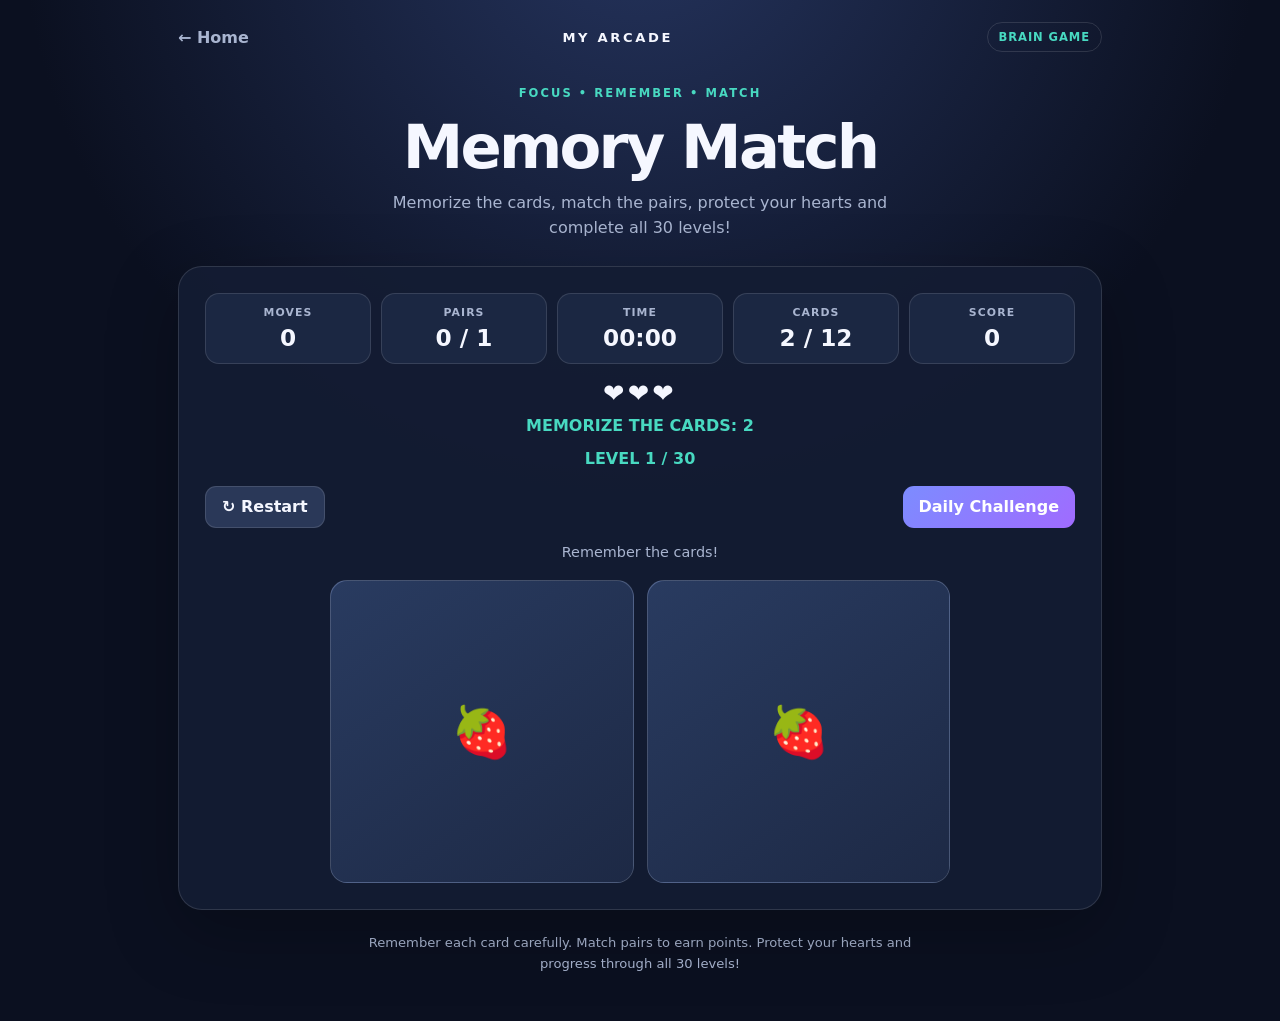
<file: games/Memory Match/index.html>
<!DOCTYPE html>
<html lang="en">
<head>
  <meta charset="UTF-8">
  <meta name="viewport" content="width=device-width, initial-scale=1.0">
  <meta name="theme-color" content="#10172a">
  <meta name="description" content="Play Memory Match, remember the cards, earn points and complete 30 levels.">
  <title>Memory Match | My Gaming Website</title>
  <link rel="stylesheet" href="style.css">
  <script src="script.js" defer></script>
</head>

<body>
  <main class="page">

    <header class="topbar">
      <a class="back-link" href="../../index.html" aria-label="Back to Game Hub">
        ← Home
      </a>

      <span class="brand">MY ARCADE</span>
      <span class="top-pill">BRAIN GAME</span>
    </header>

    <section class="intro" aria-labelledby="game-title">
      <p class="eyebrow">FOCUS • REMEMBER • MATCH</p>
      <h1 id="game-title">Memory Match</h1>
      <p class="subtitle">
        Memorize the cards, match the pairs, protect your hearts and complete all 30 levels!
      </p>
    </section>

    <section class="game-panel" aria-label="Memory Match game">

      <div class="stats" aria-live="polite">
        <div class="stat">
          <span class="stat-label">MOVES</span>
          <strong id="moves">0</strong>
        </div>

        <div class="stat">
          <span class="stat-label">PAIRS</span>
          <strong id="pairs">0 / 1</strong>
        </div>

        <div class="stat">
          <span class="stat-label">TIME</span>
          <strong id="time">00:00</strong>
        </div>

        <div class="stat">
          <span class="stat-label">CARDS</span>
          <strong id="cardCount">2 / 12</strong>
        </div>

        <div class="stat">
          <span class="stat-label">SCORE</span>
          <strong id="score">0</strong>
        </div>
      </div>

      <!-- Hearts and level indicators are managed by JavaScript. -->

      <div class="controls">
        <button id="restartButton" class="secondary-button" type="button">
          ↻ Restart
        </button>

        <button id="challengeButton" class="primary-button" type="button">
          Daily Challenge
        </button>
      </div>

      <div id="challengeInfo" class="challenge-info" hidden>
        <span id="challengeDate"></span>
        <span id="challengeStatus"></span>
      </div>

      <div id="message" class="message" role="status" aria-live="polite">
        Get ready! Memorize the cards.
      </div>

      <div id="board" class="board" aria-label="Memory cards"></div>

      <!-- Result panel: each ID appears only once. -->
      <div id="winPanel" class="win-panel" hidden>
        <div class="win-icon" aria-hidden="true">🏆</div>

        <h2 id="resultTitle">Board cleared!</h2>

        <p id="resultText">You found every pair.</p>

        <div class="result-buttons">
          <button id="backToGame" class="secondary-button" type="button">
            Restart Game
          </button>

          <button id="playAgainButton" class="primary-button" type="button">
            Play Again
          </button>

          <a class="secondary-button game-hub-button" href="../../index.html">
            Game Hub
          </a>
        </div>
      </div>

      <!-- Game-over animation -->
      <div id="boomOverlay" class="boom-overlay" hidden aria-hidden="true">
        <div class="boom-text">BOOM!</div>
        <div class="boom-emoji">💥</div>
      </div>

    </section>

    <footer class="footer">
      <p>
        Remember each card carefully. Match pairs to earn points.
        Protect your hearts and progress through all 30 levels!
      </p>
    </footer>

  </main>
</body>
</html>
</file>
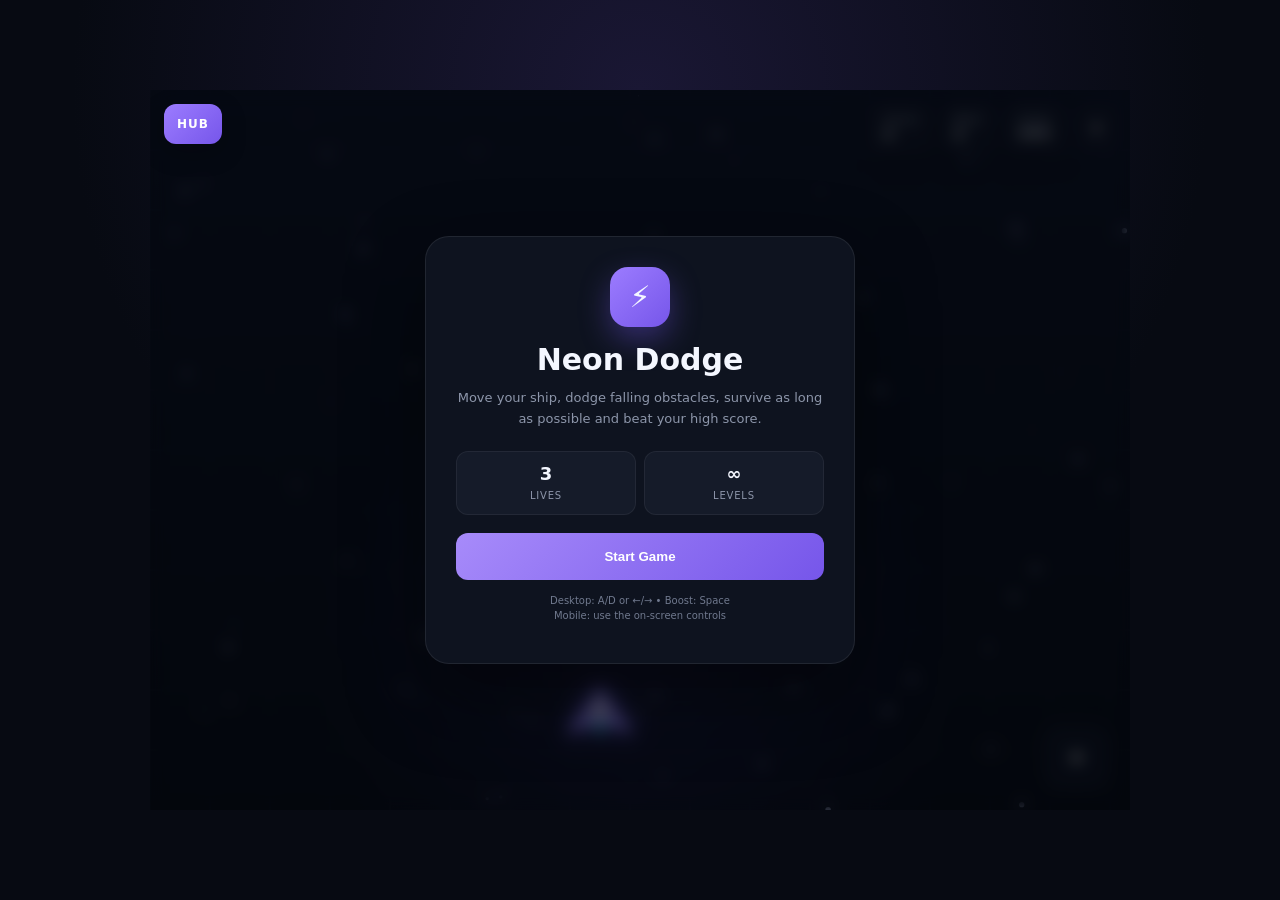
<file: games/neon-dodge/index.html>
<!DOCTYPE html>
<html lang="en">
<head>
  <meta charset="UTF-8">
  <meta name="viewport" content="width=device-width, initial-scale=1.0, maximum-scale=1.0, user-scalable=no">

  <title>Neon Dodge — GameHub</title>

  <link rel="stylesheet" href="Neon Style.css">
</head>

<body>

  <div class="game-shell" id="gameShell">

    <canvas id="gameCanvas"></canvas>

    <a class="hub-btn" href="../../index.html" onpointerdown="event.stopPropagation()">HUB</a>

    <!-- HUD -->
    <div class="hud">

      <div class="hud-group">

        <div class="pill">
          <span class="label">Score</span>
          <span id="score">0</span>
        </div>

        <div class="pill">
          <span class="label">Best</span>
          <span id="best">0</span>
        </div>

        <div class="pill">
          <span class="label">Lives</span>
          <span id="lives">❤❤❤</span>
        </div>

      </div>

      <button id="pauseBtn" aria-label="Pause">
        Ⅱ
      </button>

    </div>

    <div class="pill skill-timer hidden" id="skillTimerWrap">
      <span class="label">Skill</span>
      <span id="skillTimer">0s</span>
    </div>


    <!-- Mobile Controls -->
    <div class="touch-controls">

      <div class="side">

        <button class="touch-btn" id="skillBtn" aria-label="No skill collected" title="No skill collected">
          ✦
        </button>

      </div>

    </div>


    <!-- START SCREEN -->
    <div class="overlay" id="startOverlay">

      <div class="card">

        <div class="logo">
          ⚡
        </div>

        <h1>Neon Dodge</h1>

        <p class="subtitle">
          Move your ship, dodge falling obstacles,
          survive as long as possible and beat your high score.
        </p>

        <div class="stats">

          <div class="stat">
            <strong>3</strong>
            <span>Lives</span>
          </div>

          <div class="stat">
            <strong>∞</strong>
            <span>Levels</span>
          </div>

        </div>

        <button class="primary" id="startBtn" type="button">
          Start Game
        </button>

        <p class="mobile-hint">
          Desktop: A/D or ←/→ • Boost: Space
          <br>
          Mobile: use the on-screen controls
        </p>

      </div>

    </div>


    <!-- PAUSE -->
    <div class="overlay hidden" id="pauseOverlay">

      <div class="card">

        <div class="logo">
          Ⅱ
        </div>

        <h1>Paused</h1>

        <p class="subtitle">
          Take a breath. Your run is waiting.
        </p>

        <button class="primary" id="resumeBtn">
          Resume
        </button>

        <button class="secondary" id="restartPauseBtn">
          Restart
        </button>

      </div>

    </div>


    <!-- GAME OVER -->
    <div class="overlay hidden" id="gameOverOverlay">

      <div class="card">

        <div class="logo">
          ☄
        </div>

        <h1>Game Over</h1>

        <p class="subtitle">
          Nice run. One more try?
        </p>

        <div class="stats">

          <div class="stat">
            <strong id="finalScore">0</strong>
            <span>Score</span>
          </div>

          <div class="stat">
            <strong id="finalBest">0</strong>
            <span>Best</span>
          </div>

        </div>

        <button class="primary" id="restartBtn" type="button">
          Play Again
        </button>

        <button class="secondary" id="homeBtn" type="button">
          Back to Menu
        </button>

      </div>

    </div>

  </div>

  <script src="Neon Script.js"></script>

</body>
</html>
</file>
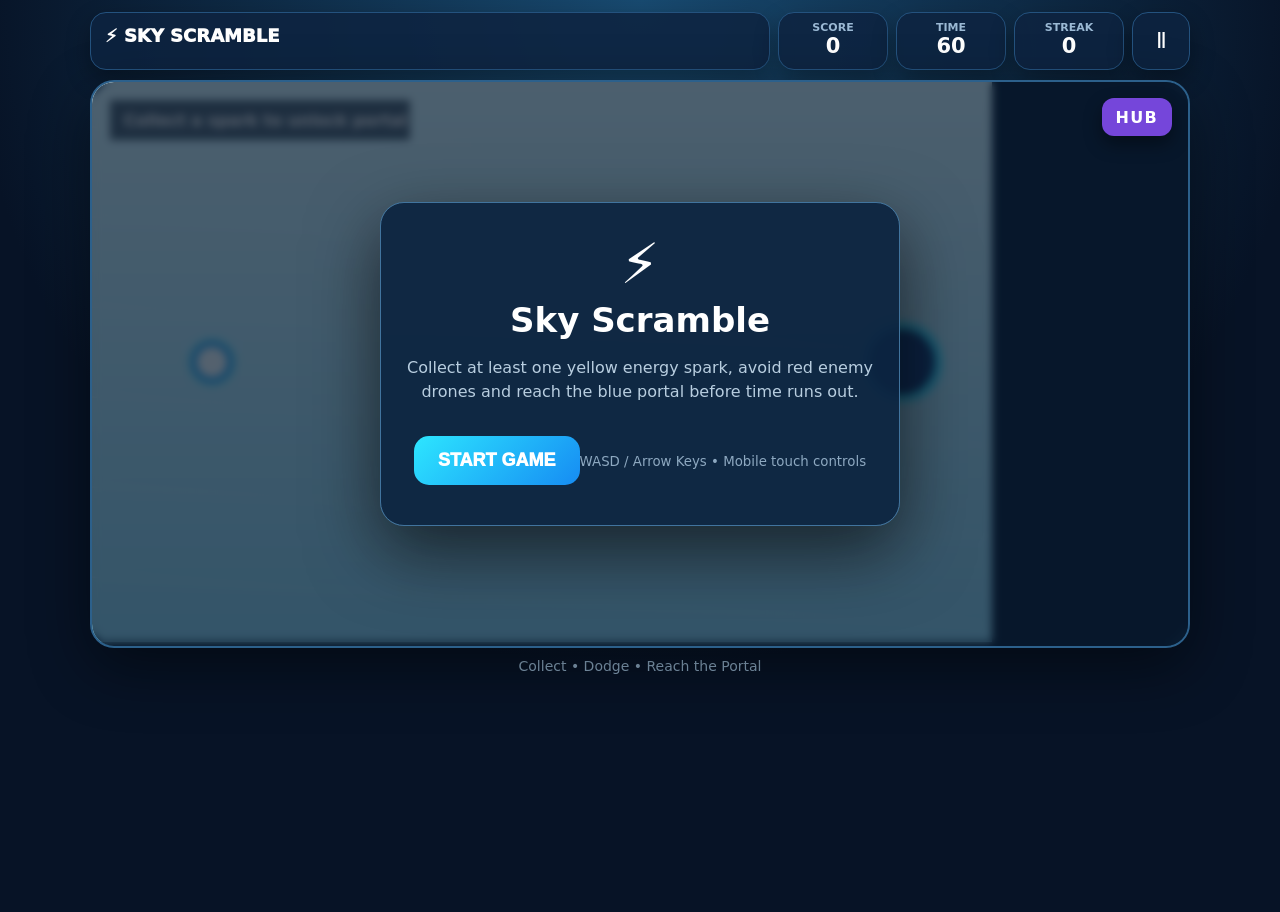
<file: games/sky-scramble/index.html>
<!DOCTYPE html><html lang="en"><head><meta charset="UTF-8"><meta name="viewport" content="width=device-width,initial-scale=1.0"><title>Sky Scramble</title><link rel="stylesheet" href="style.css"></head><body><div class="wrap"><header class="hud"><div class="brand">⚡ SKY SCRAMBLE</div><div class="box"><small>SCORE</small><strong id="score">0</strong></div><div class="box"><small>TIME</small><strong id="time">60</strong></div><div class="box"><small>STREAK</small><strong id="streak">0</strong></div><button class="box btn" id="pauseBtn">Ⅱ</button></header><main class="arena"><canvas id="gameCanvas" width="900" height="560"></canvas><a class="hub-btn" href="../../index.html" onpointerdown="event.stopPropagation()">HUB</a><div id="start" class="overlay"><section><div>⚡</div><h1>Sky Scramble</h1><p>Collect at least one yellow energy spark, avoid red enemy drones and reach the blue portal before time runs out.</p><button class="primary" id="startBtn">START GAME</button><small>WASD / Arrow Keys • Mobile touch controls</small></section></div><div id="pause" class="overlay hidden"><section><div>⏸</div><h2>Game Paused</h2><button class="primary" id="resumeBtn">RESUME</button></section></div><div id="end" class="overlay hidden"><section><div>🏆</div><h2 id="endTitle">Great Run!</h2><p id="endText"></p><button class="primary" id="againBtn">PLAY AGAIN</button></section></div></main><div class="mobile"><button data-k="ArrowUp">▲</button><div><button data-k="ArrowLeft">◀</button><button data-k="ArrowDown">▼</button><button data-k="ArrowRight">▶</button></div></div><footer>Collect • Dodge • Reach the Portal</footer></div><script src="script.js"></script></body></html>
</file>
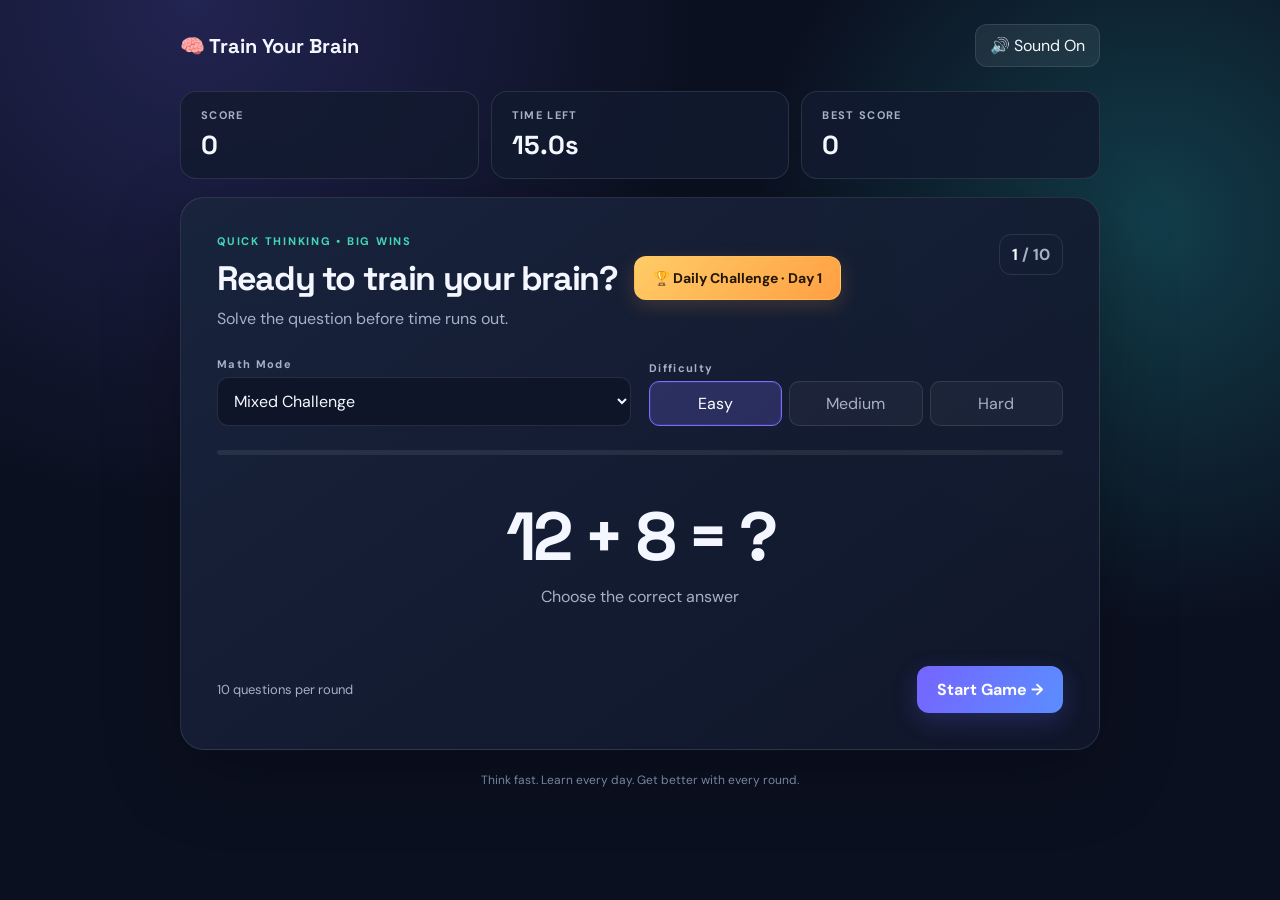
<file: games/train-your-brain/index.html>
<!DOCTYPE html>
<html lang="en">
<head>
    <meta charset="UTF-8">
    <meta name="viewport" content="width=device-width, initial-scale=1.0">

    <title>Train Your Brain</title>

    <link rel="stylesheet" href="style.css">
</head>
<body>

    <main class="app">

        <!-- Top Bar -->
        <header class="topbar">
            <a href="../../index.html" class="brand">
                🧠 Train Your Brain
            </a>

            <button id="soundToggle" class="icon-button" type="button">
                🔊 Sound On
            </button>
        </header>

        <!-- Score, Timer and Best Score -->
        <section class="hud">

            <div class="stat">
                <span class="stat-label">SCORE</span>
                <strong id="score">0</strong>
            </div>

            <div class="stat">
                <span class="stat-label">TIME LEFT</span>
                <strong id="timer">15.0s</strong>
            </div>

            <div class="stat">
                <span class="stat-label">BEST SCORE</span>
                <strong id="bestScore">0</strong>
            </div>

        </section>

        <!-- Main Game -->
        <section class="game-card">

            <div class="game-heading">
                <div>
                    <p class="eyebrow">QUICK THINKING • BIG WINS</p>                    
                      <div class="heading-with-challenge">
                         <h1>Ready to train your brain?</h1>

                          <button id="challengeButton" class="challenge-button" type="button">
                             🏆 Challenge
                         </button>
                      </div>
                    <p class="muted">
                        Solve the question before time runs out.
                    </p>
                </div>

                <div class="question-count">
                    <span id="questionNumber">1</span>
                    <span>/</span>
                    <span id="questionTotal">10</span>
                </div>
            </div>

            <!-- Game Mode and Difficulty -->
            <div class="settings-row">

                <div class="mode-picker">
                    <label for="mode">Math Mode</label>

                    <select id="mode">
                        <option value="mixed">Mixed Challenge</option>
                        <option value="addition">Addition</option>
                        <option value="subtraction">Subtraction</option>
                        <option value="multiplication">Multiplication</option>
                        <option value="division">Division</option>
                    </select>
                </div>

                <div class="difficulty-picker">
                    <span class="field-label">Difficulty</span>

                    <div class="difficulty-options">

                        <button
                            class="difficulty active"
                            data-level="easy"
                            type="button">
                            Easy
                        </button>

                        <button
                            class="difficulty"
                            data-level="medium"
                            type="button">
                            Medium
                        </button>

                        <button
                            class="difficulty"
                            data-level="hard"
                            type="button">
                            Hard
                        </button>

                    </div>
                </div>

            </div>

            <!-- Progress Bar -->
            <div class="progress-track">
                <div id="progressBar" class="progress-bar"></div>
            </div>

            <!-- Question and Answers -->
            <div id="questionArea" class="question-area">

                <div id="question" class="question">
                    12 + 8 = ?
                </div>

                <p id="feedback" class="feedback" aria-live="polite">
                    Choose the correct answer
                </p>

                <div id="answers" class="answers"></div>

            </div>

            <!-- Game Controls -->
            <div class="game-actions">

                <span id="roundHint" class="muted">
                    10 questions per round
                </span>

                <button id="startButton" class="primary-button" type="button">
                    Start Game →
                </button>

            </div>

        </section>

        <p class="footer-note">
            Think fast. Learn every day. Get better with every round.
        </p>

    </main>

    <!-- Game Over / Result Screen -->
    <div id="resultOverlay" class="overlay hidden"
         role="dialog"
         aria-modal="true"
         aria-labelledby="resultTitle">

        <section class="result-card">

            <div id="resultEmoji" class="result-emoji">🏆</div>

            <p class="eyebrow">ROUND COMPLETE</p>

            <h2 id="resultTitle">Great work!</h2>

            <p id="resultMessage" class="muted">
                Every round makes you sharper.
            </p>

            <div class="result-stats">

                <div>
                    <span>Final Score</span>
                    <strong id="finalScore">0</strong>
                </div>

                <div>
                    <span>Accuracy</span>
                    <strong id="accuracy">0%</strong>
                </div>

                <div>
                    <span>Best Score</span>
                    <strong id="resultBest">0</strong>
                </div>

            </div>

            <p id="newBest" class="new-best hidden">
                ✨ New Personal Best!
            </p>

            
             <div class="result-actions">

                 <button id="backToGame" class="secondary-button" type="button">
                  ⬅ Back
                 </button>

                 <button id="playAgain" class="primary-button" type="button">
                  🔄 Play Again
                 </button>

                 <a href="../../index.html" class="hub-button">
                 🏠 Game Hub
                 </a>

             </div>


        </section>

    </div>

    <!-- JavaScript File -->
    <script src="script.js"></script>

</body>
</html>
</file>
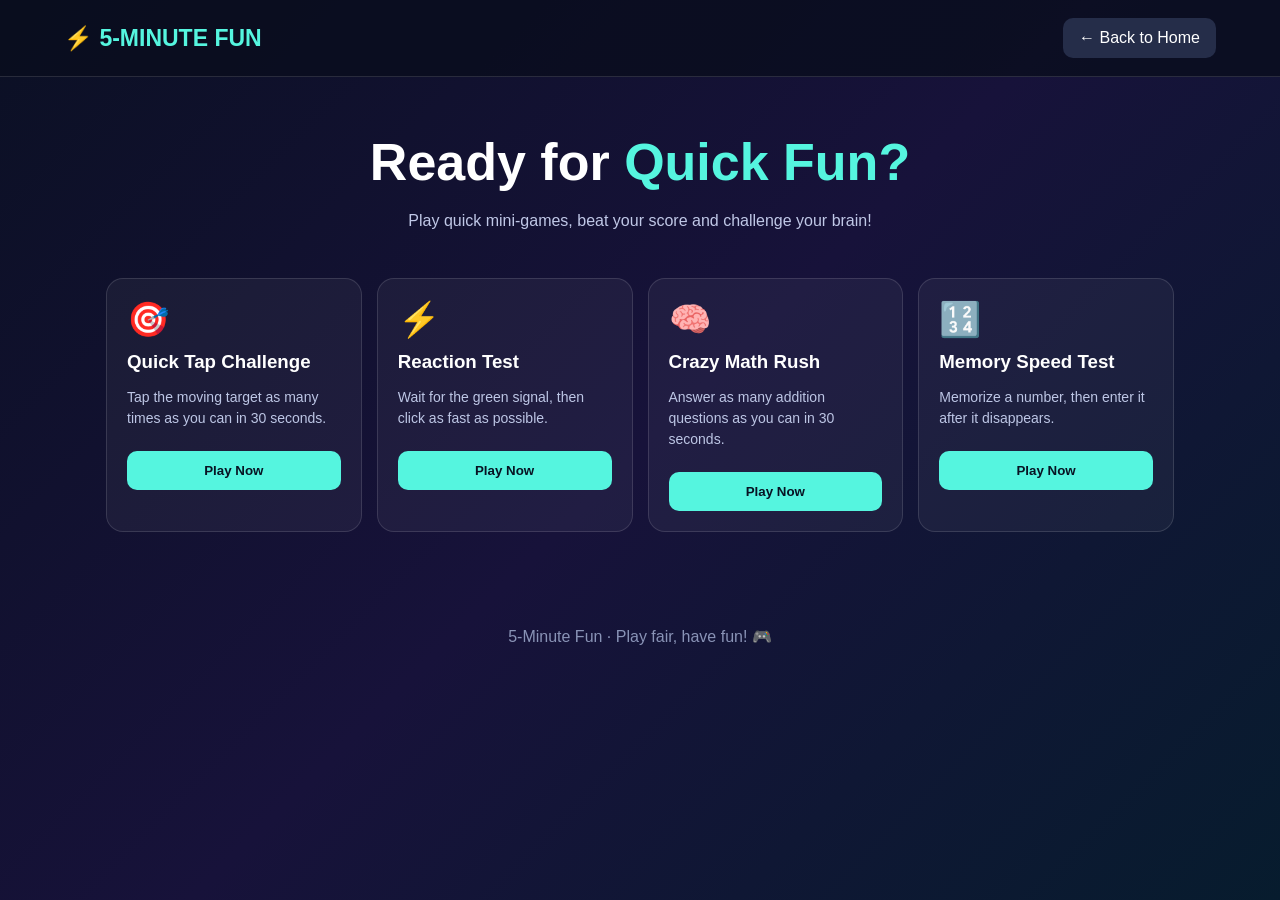
<file: 5-Miniute Fun.html>
<!DOCTYPE html>
<html lang="en">
<head>
<meta charset="UTF-8">
<meta name="viewport" content="width=device-width, initial-scale=1.0">
<title>5-Minute Fun | Mini Games</title>

<style>
*{box-sizing:border-box}
:root{color-scheme:dark}
body{
  margin:0;font-family:Arial,sans-serif;color:#fff;
  background:linear-gradient(135deg,#0b1024,#17123a,#071c2e);
  min-height:100vh
}
button{cursor:pointer;font-weight:bold;border:0}
header{
  padding:18px 5%;display:flex;justify-content:space-between;
  align-items:center;gap:12px;flex-wrap:wrap;
  border-bottom:1px solid #ffffff20;background:#090d1dcc
}
.logo{font-size:23px;font-weight:900;color:#55f5df}
.back{
  color:white;background:#252d49;padding:11px 16px;
  border-radius:10px;text-decoration:none
}
main{max-width:1100px;margin:auto;padding:25px 16px 50px}
.hero{text-align:center;padding:22px 0 28px}
.hero h1{font-size:clamp(32px,6vw,52px);margin:8px 0}
.hero h1 span{color:#55f5df}
.hero p{color:#c0c8e7;line-height:1.6}
.game-list{
  display:grid;grid-template-columns:repeat(auto-fit,minmax(220px,1fr));
  gap:15px;margin-bottom:25px
}
.game-card{
  background:#ffffff0c;border:1px solid #ffffff20;
  padding:20px;border-radius:17px;transition:.2s
}
.game-card:hover{transform:translateY(-3px);border-color:#55f5df}
.game-card .emoji{font-size:34px}
.game-card h3{margin:12px 0 8px}
.game-card p{font-size:14px;color:#bdc6e5;line-height:1.5}
.play-btn,.action-btn{
  background:#55f5df;color:#081323;padding:12px 16px;
  border-radius:10px;margin-top:8px
}
.play-btn{width:100%}
.panel{
  display:none;background:#ffffff0c;border:1px solid #ffffff25;
  border-radius:20px;padding:22px;min-height:300px
}
.panel.active{display:block}
.panel h2{margin-top:0}
.status{color:#55f5df;font-weight:bold}
.stats{display:flex;gap:12px;flex-wrap:wrap;margin:15px 0}
.stat{background:#ffffff12;padding:12px 16px;border-radius:10px}
.stat strong{display:block;font-size:23px;margin-top:5px}
#tapArea{
  height:250px;background:#0a1025;border:1px solid #ffffff22;
  border-radius:14px;position:relative;overflow:hidden;margin-top:16px
}
#target{
  display:none;position:absolute;width:55px;height:55px;
  border-radius:50%;background:#ff4e91;color:white;
  font-size:25px;box-shadow:0 0 25px #ff4e9166
}
.big-button{
  display:block;margin:20px auto;padding:18px 28px;
  min-width:190px;border-radius:14px;font-size:18px;
  background:#55f5df;color:#071323
}
#reactionButton{background:#f8c84b}
.math-question,.memory-question{font-size:clamp(30px,7vw,46px);font-weight:bold;text-align:center;margin:28px 0}
.answers{display:grid;grid-template-columns:repeat(2,minmax(0,1fr));gap:12px;max-width:500px;margin:20px auto}
.answer-btn{
  padding:16px 8px;border-radius:12px;background:#252d49;color:white;
  font-size:19px;border:1px solid #ffffff20
}
.answer-btn:hover{background:#39476d}
input{
  display:block;width:100%;max-width:320px;margin:18px auto;
  padding:14px;border-radius:10px;border:1px solid #ffffff30;
  background:#10162e;color:white;font-size:20px;text-align:center
}
.message{text-align:center;min-height:26px;color:#55f5df;font-weight:bold}
.center{text-align:center}
.hidden{display:none!important}
footer{text-align:center;color:#8993b6;padding:20px}
@media(max-width:500px){
  header{padding:14px}
  .panel{padding:15px}
  #tapArea{height:220px}
}
</style>
</head>

<body>
<header>
  <div class="logo">⚡ 5-MINUTE FUN</div>
  <a class="back" href="index.html">← Back to Home</a>
</header>

<main>
  <section class="hero">
    <h1>Ready for <span>Quick Fun?</span></h1>
    <p>Play quick mini-games, beat your score and challenge your brain!</p>
  </section>

  <section class="game-list" id="gameList">
    <article class="game-card">
      <div class="emoji">🎯</div>
      <h3>Quick Tap Challenge</h3>
      <p>Tap the moving target as many times as you can in 30 seconds.</p>
      <button class="play-btn" data-game="tap">Play Now</button>
    </article>

    <article class="game-card">
      <div class="emoji">⚡</div>
      <h3>Reaction Test</h3>
      <p>Wait for the green signal, then click as fast as possible.</p>
      <button class="play-btn" data-game="reaction">Play Now</button>
    </article>

    <article class="game-card">
      <div class="emoji">🧠</div>
      <h3>Crazy Math Rush</h3>
      <p>Answer as many addition questions as you can in 30 seconds.</p>
      <button class="play-btn" data-game="math">Play Now</button>
    </article>

    <article class="game-card">
      <div class="emoji">🔢</div>
      <h3>Memory Speed Test</h3>
      <p>Memorize a number, then enter it after it disappears.</p>
      <button class="play-btn" data-game="memory">Play Now</button>
    </article>
  </section>

  <!-- QUICK TAP -->
  <section class="panel" id="tapPanel">
    <h2>🎯 Quick Tap Challenge</h2>
    <div class="stats">
      <div class="stat">Time<strong id="tapTime">30</strong></div>
      <div class="stat">Score<strong id="tapScore">0</strong></div>
      <div class="stat">Best<strong id="tapBest">0</strong></div>
    </div>
    <p>Click the pink target before time runs out!</p>
    <button class="action-btn" id="tapStart">Start Game</button>
    <div id="tapArea">
      <button id="target" aria-label="Tap target">●</button>
    </div>
    <p class="message" id="tapMessage" aria-live="polite">Press Start Game to begin.</p>
    <button class="action-btn" data-home>← All Games</button>
  </section>

  <!-- REACTION TEST -->
  <section class="panel" id="reactionPanel">
    <h2>⚡ Reaction Test</h2>
    <p>Press Start. Wait until the button turns green. Don't click too early!</p>
    <div class="stats">
      <div class="stat">Last Reaction<strong id="reactionLast">—</strong></div>
      <div class="stat">Best<strong id="reactionBest">—</strong></div>
    </div>
    <button class="big-button" id="reactionButton">Start Test</button>
    <p class="message" id="reactionMessage" aria-live="polite">Ready?</p>
    <button class="action-btn" data-home>← All Games</button>
  </section>

  <!-- MATH RUSH -->
  <section class="panel" id="mathPanel">
    <h2>🧠 Crazy Math Rush</h2>
    <div class="stats">
      <div class="stat">Time<strong id="mathTime">30</strong></div>
      <div class="stat">Score<strong id="mathScore">0</strong></div>
      <div class="stat">Best<strong id="mathBest">0</strong></div>
    </div>
    <div class="math-question" id="mathQuestion">Ready?</div>
    <div class="answers" id="mathAnswers"></div>
    <div class="center">
      <button class="action-btn" id="mathStart">Start Game</button>
    </div>
    <p class="message" id="mathMessage" aria-live="polite">Solve as many sums as you can!</p>
    <button class="action-btn" data-home>← All Games</button>
  </section>

  <!-- MEMORY TEST -->
  <section class="panel" id="memoryPanel">
    <h2>🔢 Memory Speed Test</h2>
    <div class="stats">
      <div class="stat">Round<strong id="memoryRound">0</strong></div>
      <div class="stat">Best Round<strong id="memoryBest">0</strong></div>
    </div>
    <div class="memory-question" id="memoryNumber">Ready?</div>
    <div id="memoryInputArea" class="hidden">
      <input id="memoryInput" type="number" inputmode="numeric"
        placeholder="Enter the number" aria-label="Enter remembered number">
      <div class="center">
        <button class="action-btn" id="memorySubmit">Submit Answer</button>
      </div>
    </div>
    <div class="center">
      <button class="action-btn" id="memoryStart">Start Memory Test</button>
    </div>
    <p class="message" id="memoryMessage" aria-live="polite">Remember the number before it disappears!</p>
    <button class="action-btn" data-home>← All Games</button>
  </section>
</main>

<footer>5-Minute Fun · Play fair, have fun! 🎮</footer>

<script>
"use strict";

const $ = id => document.getElementById(id);
const panels = document.querySelectorAll(".panel");
let timers = [];

function clearTimers(){
  timers.forEach(id => {
    clearInterval(id);
    clearTimeout(id);
  });
  timers = [];
}
function later(fn, ms){
  const id = setTimeout(fn, ms);
  timers.push(id);
  return id;
}
function every(fn, ms){
  const id = setInterval(fn, ms);
  timers.push(id);
  return id;
}
function stopAllGames(){
  clearTimers();
  tapRunning = false;
  mathRunning = false;
  reactionState = "idle";
  memoryState = "idle";
  $("target").style.display = "none";
  $("reactionButton").style.background = "#f8c84b";
  $("memoryInputArea").classList.add("hidden");
  $("memoryInput").disabled = false;
}
function openGame(name){
  stopAllGames();
  $("gameList").style.display = "none";
  panels.forEach(panel => panel.classList.remove("active"));
  $(name + "Panel").classList.add("active");
  window.scrollTo({top:0,behavior:"smooth"});
}
function showHome(){
  stopAllGames();
  panels.forEach(panel => panel.classList.remove("active"));
  $("gameList").style.display = "grid";
  window.scrollTo({top:0,behavior:"smooth"});
}
document.querySelectorAll("[data-game]").forEach(button=>{
  button.addEventListener("click",()=>openGame(button.dataset.game));
});
document.querySelectorAll("[data-home]").forEach(button=>{
  button.addEventListener("click",showHome);
});

// QUICK TAP
let tapRunning = false, tapScore = 0, tapTime = 30;
let tapInterval = null;
function moveTarget(){
  const area = $("tapArea"), target = $("target");
  const maxX = Math.max(0, area.clientWidth - target.offsetWidth);
  const maxY = Math.max(0, area.clientHeight - target.offsetHeight);
  target.style.left = Math.floor(Math.random() * (maxX + 1)) + "px";
  target.style.top = Math.floor(Math.random() * (maxY + 1)) + "px";
}
function endTap(){
  tapRunning = false;
  clearInterval(tapInterval);
  $("target").style.display = "none";
  $("tapMessage").textContent = "Time's up! Your score: " + tapScore;
  const best = Math.max(tapScore, Number(localStorage.getItem("funTapBest")||0));
  localStorage.setItem("funTapBest",best);
  $("tapBest").textContent = best;
}
$("tapBest").textContent = localStorage.getItem("funTapBest") || "0";
$("tapStart").addEventListener("click",()=>{
  if(tapRunning) return;
  clearInterval(tapInterval);
  tapRunning = true; tapScore = 0; tapTime = 30;
  $("tapScore").textContent = "0";
  $("tapTime").textContent = "30";
  $("tapMessage").textContent = "Go! Tap the target!";
  $("tapStart").textContent = "Restart Game";
  $("target").style.display = "block";
  moveTarget();
  tapInterval = setInterval(()=>{
    tapTime--;
    $("tapTime").textContent = tapTime;
    if(tapTime <= 0) endTap();
  },1000);
});
$("target").addEventListener("click",()=>{
  if(!tapRunning) return;
  tapScore++;
  $("tapScore").textContent = tapScore;
  moveTarget();
});

// REACTION TEST
let reactionState = "idle", reactionStarted = 0, reactionDelay = null;
let reactionBest = Number(localStorage.getItem("funReactionBest")||0);
$("reactionBest").textContent = reactionBest ? reactionBest + " ms" : "—";
$("reactionButton").addEventListener("click",()=>{
  if(reactionState === "waiting"){
    clearTimeout(reactionDelay);
    reactionState = "idle";
    $("reactionButton").style.background = "#f8c84b";
    $("reactionButton").textContent = "Try Again";
    $("reactionMessage").textContent = "Too soon! Wait for green.";
    return;
  }
  if(reactionState === "ready"){
    const result = Date.now() - reactionStarted;
    $("reactionLast").textContent = result + " ms";
    if(!reactionBest || result < reactionBest){
      reactionBest = result;
      localStorage.setItem("funReactionBest",reactionBest);
      $("reactionBest").textContent = reactionBest + " ms";
    }
    reactionState = "idle";
    $("reactionButton").style.background = "#f8c84b";
    $("reactionButton").textContent = "Try Again";
    $("reactionMessage").textContent = "Your reaction: " + result + " ms!";
    return;
  }
  clearTimeout(reactionDelay);
  reactionState = "waiting";
  $("reactionButton").style.background = "#d64b65";
  $("reactionButton").textContent = "Wait for Green...";
  $("reactionMessage").textContent = "Don't click yet!";
  reactionDelay = setTimeout(()=>{
    if(reactionState !== "waiting") return;
    reactionState = "ready";
    reactionStarted = Date.now();
    $("reactionButton").style.background = "#24d879";
    $("reactionButton").textContent = "CLICK NOW!";
    $("reactionMessage").textContent = "GO!";
  },1500 + Math.random()*3000);
});

// CRAZY MATH RUSH
let mathRunning = false, mathScore = 0, mathTime = 30, mathAnswer = 0;
let mathInterval = null;
function makeMathQuestion(){
  const a = Math.floor(Math.random()*90)+10;
  const b = Math.floor(Math.random()*90)+10;
  mathAnswer = a+b;
  $("mathQuestion").textContent = a + " + " + b + " = ?";
  const options = new Set([mathAnswer]);
  while(options.size < 4){
    let wrong = mathAnswer + Math.floor(Math.random()*31)-15;
    if(wrong >= 0 && wrong !== mathAnswer) options.add(wrong);
  }
  const choices = [...options].sort(()=>Math.random()-.5);
  $("mathAnswers").replaceChildren();
  choices.forEach(value=>{
    const button = document.createElement("button");
    button.className = "answer-btn";
    button.textContent = value;
    button.addEventListener("click",()=>{
      if(!mathRunning) return;
      if(value === mathAnswer){
        mathScore++;
        $("mathScore").textContent = mathScore;
        $("mathMessage").textContent = "Correct! +1 point";
      }else{
        $("mathMessage").textContent = "Not quite! Keep going.";
      }
      makeMathQuestion();
    });
    $("mathAnswers").appendChild(button);
  });
}
function endMath(){
  mathRunning = false;
  clearInterval(mathInterval);
  $("mathAnswers").replaceChildren();
  $("mathQuestion").textContent = "Game Over!";
  $("mathMessage").textContent = "Final score: " + mathScore;
  const best = Math.max(mathScore,Number(localStorage.getItem("funMathBest")||0));
  localStorage.setItem("funMathBest",best);
  $("mathBest").textContent = best;
}
$("mathBest").textContent = localStorage.getItem("funMathBest")||"0";
$("mathStart").addEventListener("click",()=>{
  if(mathRunning) return;
  clearInterval(mathInterval);
  mathRunning = true; mathScore = 0; mathTime = 30;
  $("mathScore").textContent = "0";
  $("mathTime").textContent = "30";
  $("mathMessage").textContent = "Go! Solve the sums!";
  makeMathQuestion();
  mathInterval = setInterval(()=>{
    mathTime--;
    $("mathTime").textContent = mathTime;
    if(mathTime <= 0) endMath();
  },1000);
});

// MEMORY SPEED TEST
let memoryState = "idle", memoryRound = 0, memoryNumber = "";
let memoryBest = Number(localStorage.getItem("funMemoryBest")||0);
$("memoryBest").textContent = memoryBest;
function nextMemoryRound(){
  memoryState = "showing";
  memoryRound++;
  $("memoryRound").textContent = memoryRound;
  memoryNumber = String(Math.floor(1000 + Math.random()*9000));
  $("memoryNumber").textContent = memoryNumber;
  $("memoryInputArea").classList.add("hidden");
  $("memoryStart").classList.add("hidden");
  $("memoryMessage").textContent = "Memorize it!";
  later(()=>{
    if(memoryState !== "showing") return;
    $("memoryNumber").textContent = "???";
    $("memoryInputArea").classList.remove("hidden");
    $("memoryInput").value = "";
    $("memoryInput").focus();
    memoryState = "answering";
    $("memoryMessage").textContent = "Enter the number you saw.";
  },1800);
}
function finishMemory(correct){
  if(memoryState !== "answering") return;
  memoryState = "idle";
  if(correct){
    memoryBest = Math.max(memoryBest,memoryRound);
    localStorage.setItem("funMemoryBest",memoryBest);
    $("memoryBest").textContent = memoryBest;
    $("memoryNumber").textContent = "Correct! 🎉";
    $("memoryMessage").textContent = "Great memory! Next round gets harder.";
    $("memoryInputArea").classList.add("hidden");
    later(()=>{
      if(!$("memoryPanel").classList.contains("active")) return;
      nextMemoryRound();
    },900);
  }else{
    $("memoryNumber").textContent = memoryNumber;
    $("memoryMessage").textContent = "Game over! You reached round " + memoryRound + ".";
    $("memoryInputArea").classList.add("hidden");
    $("memoryStart").classList.remove("hidden");
    $("memoryStart").textContent = "Try Again";
  }
}
$("memoryBest").textContent = memoryBest;
$("memoryStart").addEventListener("click",()=>{
  if(memoryState === "showing" || memoryState === "answering") return;
  clearTimers();
  memoryRound = 0;
  $("memoryRound").textContent = "0";
  nextMemoryRound();
});
$("memorySubmit").addEventListener("click",()=>{
  finishMemory($("memoryInput").value.trim() === memoryNumber);
});
$("memoryInput").addEventListener("keydown",event=>{
  if(event.key === "Enter") $("memorySubmit").click();
});
</script>
</body>
</html>
</file>
<file: games/Memory Match/style.css>
:root {
  color-scheme: dark;
  --bg: #0b1020;
  --panel: #141d33;
  --panel-2: #1b2742;
  --text: #f5f7ff;
  --muted: #a9b5d0;
  --accent: #7c8cff;
  --accent-2: #48d9c1;
  --danger: #ff4d65;
  --border: rgba(255, 255, 255, .12);
  font-family: Inter, ui-sans-serif, system-ui, -apple-system,
    BlinkMacSystemFont, "Segoe UI", sans-serif;
}

* {
  box-sizing: border-box;
}

[hidden] {
  display: none !important;
}

body {
  margin: 0;
  min-height: 100vh;
  background: radial-gradient(circle at 50% -10%, #25345e 0, var(--bg) 48%);
  color: var(--text);
}

button,
select,
a {
  font: inherit;
}

button {
  -webkit-tap-highlight-color: transparent;
}

.page {
  width: min(960px, 100%);
  margin: 0 auto;
  padding: 22px 18px 34px;
}

.topbar {
  display: flex;
  align-items: center;
  justify-content: space-between;
  gap: 12px;
}

.back-link {
  color: var(--muted);
  text-decoration: none;
  font-weight: 700;
}

.back-link:hover {
  color: var(--text);
}

.brand {
  font-size: .82rem;
  letter-spacing: .2em;
  font-weight: 900;
}

.top-pill {
  border: 1px solid var(--border);
  border-radius: 999px;
  padding: 7px 11px;
  color: var(--accent-2);
  font-size: .72rem;
  font-weight: 800;
  letter-spacing: .08em;
}

.intro {
  text-align: center;
  max-width: 650px;
  margin: 34px auto 25px;
}

.eyebrow {
  color: var(--accent-2);
  font-size: .72rem;
  font-weight: 900;
  letter-spacing: .18em;
}

h1 {
  margin: 8px 0;
  font-size: clamp(2.1rem, 7vw, 3.8rem);
  letter-spacing: -.045em;
}

.subtitle {
  color: var(--muted);
  line-height: 1.6;
  margin: 0 auto;
  max-width: 560px;
}

.game-panel {
  position: relative;
  padding: clamp(14px, 3vw, 26px);
  background: rgba(20, 29, 51, .92);
  border: 1px solid var(--border);
  border-radius: 24px;
  box-shadow: 0 22px 70px rgba(0, 0, 0, .25);
  overflow: hidden;
}

.stats {
  display: grid;
  grid-template-columns: repeat(5, minmax(0, 1fr));
  gap: 10px;
}

.stat {
  min-width: 0;
  background: var(--panel-2);
  border: 1px solid var(--border);
  border-radius: 14px;
  padding: 12px 8px;
  text-align: center;
}

.stat-label {
  display: block;
  color: var(--muted);
  font-size: .68rem;
  letter-spacing: .1em;
  font-weight: 800;
  margin-bottom: 5px;
}

.stat strong {
  font-size: clamp(.95rem, 2.5vw, 1.45rem);
  font-variant-numeric: tabular-nums;
}

.controls {
  display: flex;
  flex-wrap: wrap;
  justify-content: space-between;
  align-items: center;
  gap: 12px;
  margin: 18px 0 12px;
}

.secondary-button,
.primary-button {
  display: inline-flex;
  align-items: center;
  justify-content: center;
  min-height: 42px;
  border: 0;
  border-radius: 11px;
  padding: 10px 16px;
  font-weight: 800;
  text-decoration: none;
  text-align: center;
  cursor: pointer;
  transition: transform .15s ease, filter .15s ease;
}

.secondary-button {
  background: #2a3858;
  color: var(--text);
  border: 1px solid var(--border);
}

.primary-button {
  background: linear-gradient(135deg, var(--accent), #a06bff);
  color: white;
}

.secondary-button:hover,
.primary-button:hover {
  filter: brightness(1.12);
  transform: translateY(-1px);
}

button:disabled {
  opacity: .55;
  cursor: not-allowed;
  transform: none;
}

button:focus-visible,
select:focus-visible,
a:focus-visible {
  outline: 3px solid var(--accent-2);
  outline-offset: 3px;
}

.challenge-info {
  display: flex;
  justify-content: space-between;
  align-items: center;
  flex-wrap: wrap;
  gap: 8px;
  padding: 10px 12px;
  margin: 10px 0;
  border: 1px solid rgba(72, 217, 193, .25);
  border-radius: 12px;
  background: rgba(72, 217, 193, .07);
  color: var(--accent-2);
  font-size: .82rem;
  font-weight: 700;
}

.message {
  min-height: 24px;
  color: var(--muted);
  text-align: center;
  margin: 14px 0;
  font-size: .9rem;
  line-height: 1.5;
}

.hearts {
  text-align: center;
  font-size: 1.6rem;
  letter-spacing: .2rem;
  margin: 14px 0 8px;
}

.level-display {
  text-align: center;
  font-weight: 800;
  color: var(--accent-2);
  margin: 8px 0;
}

.preview-countdown {
  text-align: center;
  color: var(--accent-2);
  font-weight: 800;
  margin: 8px 0 14px;
  animation: pop-in .2s ease-out;
}

.board {
  display: grid;
  grid-template-columns: repeat(4, minmax(0, 1fr));
  gap: clamp(7px, 1.7vw, 13px);
  width: 100%;
  max-width: 620px;
  margin: 0 auto;
}

.card {
  position: relative;
  aspect-ratio: 1 / 1;
  min-width: 0;
  padding: 0;
  border: 1px solid rgba(255, 255, 255, .15);
  border-radius: clamp(10px, 2vw, 17px);
  color: white;
  background: linear-gradient(145deg, #334875, #202d4a);
  cursor: pointer;
  perspective: 700px;
  overflow: hidden;
}

.card-inner {
  position: absolute;
  inset: 0;
  display: grid;
  place-items: center;
  border-radius: inherit;
  transform-style: preserve-3d;
  transition: transform .28s ease;
}

.card.is-flipped .card-inner,
.card.is-matched .card-inner {
  transform: rotateY(180deg);
}

.card-face {
  position: absolute;
  inset: 0;
  display: grid;
  place-items: center;
  border-radius: inherit;
  backface-visibility: hidden;
}

.card-back {
  font-size: clamp(1.3rem, 5vw, 2.2rem);
  color: #c8d2ff;
  font-weight: 900;
}

.card-front {
  transform: rotateY(180deg);
  background: linear-gradient(145deg, #293b60, #1d2945);
  font-size: clamp(1.7rem, 7vw, 3.1rem);
}

.card.is-matched {
  border-color: rgba(72, 217, 193, .8);
  box-shadow: inset 0 0 0 2px rgba(72, 217, 193, .16);
}

.card.is-matched .card-front {
  background: linear-gradient(145deg, #175d5a, #203f5b);
}

.card:disabled {
  opacity: .8;
  cursor: not-allowed;
}

.win-panel {
  text-align: center;
  padding: 24px 12px 8px;
  animation: pop-in .25s ease-out;
}

.win-panel[hidden] {
  display: none !important;
}

.win-icon {
  font-size: 2.5rem;
}

.win-panel h2 {
  margin: 6px 0;
}

.win-panel p {
  color: var(--muted);
  line-height: 1.6;
}

.result-buttons {
  display: flex;
  justify-content: center;
  align-items: center;
  flex-wrap: wrap;
  gap: 10px;
  margin-top: 20px;
}

.game-hub-button {
  min-height: 42px;
}

.footer {
  text-align: center;
  max-width: 600px;
  margin: 22px auto 0;
  color: var(--muted);
  font-size: .82rem;
  line-height: 1.6;
}

/* BOOM game-over animation */
.boom-overlay {
  position: absolute;
  inset: 0;
  z-index: 20;
  display: flex;
  flex-direction: column;
  align-items: center;
  justify-content: center;
  gap: 12px;
  border-radius: inherit;
  background: rgba(5, 8, 20, .97);
  animation: boom-flash .6s ease-out;
}

.boom-overlay[hidden] {
  display: none !important;
}

.boom-text {
  color: #ff4d4d;
  font-size: clamp(3rem, 12vw, 6rem);
  font-weight: 1000;
  text-shadow: 0 0 25px #ff3d3d;
  animation: boom-pop .6s ease-out;
}

.boom-emoji {
  font-size: clamp(4rem, 15vw, 7rem);
  animation: boom-shake .5s ease-in-out;
}

/* Game over layout */
.game-panel.game-over .stats,
.game-panel.game-over .controls,
.game-panel.game-over .challenge-info,
.game-panel.game-over .message,
.game-panel.game-over .board,
.game-panel.game-over #hearts,
.game-panel.game-over #previewCountdown,
.game-panel.game-over #level {
  display: none !important;
}

.game-panel.game-over #winPanel {
  display: block !important;
  position: relative;
  z-index: 21;
  padding-top: 20px;
}

@keyframes pop-in {
  from {
    opacity: 0;
    transform: translateY(8px) scale(.98);
  }
  to {
    opacity: 1;
    transform: translateY(0) scale(1);
  }
}

@keyframes boom-flash {
  0% { background: white; }
  35% { background: #ff3d3d; }
  100% { background: rgba(5, 8, 20, .97); }
}

@keyframes boom-pop {
  0% { transform: scale(.1); opacity: 0; }
  60% { transform: scale(1.3); opacity: 1; }
  100% { transform: scale(1); }
}

@keyframes boom-shake {
  0%, 100% { transform: rotate(0); }
  25% { transform: rotate(-15deg) scale(1.2); }
  50% { transform: rotate(15deg) scale(1.4); }
  75% { transform: rotate(-8deg); }
}

@media (max-width: 700px) {
  .stats {
    grid-template-columns: repeat(3, minmax(0, 1fr));
  }
}

@media (max-width: 520px) {
  .page {
    padding: 16px 11px 26px;
  }

  .topbar {
    gap: 6px;
  }

  .brand {
    font-size: .7rem;
    letter-spacing: .12em;
  }

  .top-pill {
    padding: 6px 8px;
    font-size: .62rem;
  }

  .intro {
    margin: 28px auto 20px;
  }

  .game-panel {
    border-radius: 18px;
  }

  .stats {
    grid-template-columns: repeat(2, minmax(0, 1fr));
    gap: 8px;
  }

  .stat {
    padding: 10px 6px;
  }

  .controls {
    align-items: stretch;
  }

  .controls button {
    flex: 1 1 130px;
  }

  .board {
    gap: 7px;
  }

  .challenge-info {
    font-size: .76rem;
  }

  .result-buttons {
    flex-direction: column;
    align-items: stretch;
  }

  .result-buttons > * {
    width: 100%;
  }
}

@media (prefers-reduced-motion: reduce) {
  *,
  *::before,
  *::after {
    animation-duration: .01ms !important;
    transition-duration: .01ms !important;
    scroll-behavior: auto !important;
  }
}
</file>
<file: games/neon-dodge/Neon Style.css>
:root{

  --bg:#070a12;
  --panel:#101523;
  --text:#f4f7ff;
  --muted:#8d96aa;
  --accent:#8d6bff;
  --danger:#ff526b;
  --cyan:#47e6ff;

}

*{
  box-sizing:border-box;
}

html,
body{

  margin:0;
  width:100%;
  height:100%;

  overflow:hidden;

  background:
    radial-gradient(
      circle at 50% 10%,
      #1a1734 0%,
      var(--bg) 55%
    );

  color:var(--text);

  font-family:
    Inter,
    system-ui,
    -apple-system,
    Segoe UI,
    Roboto,
    Arial,
    sans-serif;

  touch-action:none;

}

body{

  display:grid;

  place-items:center;

}

.game-shell{

  width:min(980px,100vw);

  height:min(720px,100vh);

  position:relative;

  background:
    linear-gradient(
      180deg,
      rgba(13,17,30,.96),
      rgba(6,9,16,.98)
    );

  overflow:hidden;

  touch-action:none;

}

canvas{

  display:block;

  width:100%;
  height:100%;

}

.hud{

  position:absolute;

  inset:14px 14px auto;

  display:flex;

  justify-content:flex-end;

  align-items:center;

  gap:12px;

  pointer-events:none;

  z-index:3;

}

.hud-group{

  display:flex;

  gap:9px;

  align-items:center;

}

.pill{

  background:
    rgba(16,21,35,.82);

  border:
    1px solid rgba(255,255,255,.08);

  border-radius:12px;

  padding:9px 12px;

  backdrop-filter:blur(10px);

  box-shadow:
    0 8px 25px rgba(0,0,0,.25);

  font-weight:800;

  font-size:13px;

}

.label{

  color:var(--muted);

  font-size:10px;

  display:block;

  font-weight:700;

  letter-spacing:.08em;

  margin-bottom:2px;

}

.hud button{

  pointer-events:auto;

  cursor:pointer;

  color:var(--text);

  background:
    rgba(16,21,35,.82);

  border:
    1px solid rgba(255,255,255,.08);

  border-radius:12px;

  width:40px;

  height:40px;

  font-size:17px;

}

.hub-btn{

  position:absolute;
  top:14px;
  left:14px;
  z-index:10;

  display:grid;
  place-items:center;

  min-width:58px;
  height:40px;
  padding:0 12px;

  border-radius:12px;
  background:linear-gradient(135deg,#9c7cff,#7656ea);
  color:#fff;

  text-decoration:none;
  font-size:12px;
  font-weight:900;
  letter-spacing:.08em;

  cursor:pointer;
  pointer-events:auto;

  box-shadow:0 8px 25px rgba(0,0,0,.25);

}

.overlay{

  position:absolute;

  inset:0;

  z-index:5;

  display:grid;

  place-items:center;

  padding:22px;

  background:
    rgba(4,7,13,.66);

  backdrop-filter:blur(8px);

}

.overlay.hidden{

  display:none;

}

.card{

  width:min(430px,100%);

  padding:30px;

  border-radius:24px;

  text-align:center;

  background:
    rgba(15,20,33,.96);

  border:
    1px solid rgba(255,255,255,.08);

  box-shadow:
    0 30px 80px rgba(0,0,0,.45);

}

.logo{

  width:60px;

  height:60px;

  margin:0 auto 15px;

  border-radius:18px;

  display:grid;

  place-items:center;

  font-size:30px;

  font-weight:900;

  background:
    linear-gradient(
      135deg,
      #9c7cff,
      #7656ea
    );

  box-shadow:
    0 12px 30px rgba(124,92,252,.35);

}

h1{

  margin:0;

  font-size:30px;

}

.subtitle{

  color:var(--muted);

  font-size:13px;

  line-height:1.65;

  margin:10px 0 22px;

}

.primary,
.secondary{

  width:100%;

  height:47px;

  border:0;

  border-radius:12px;

  font-weight:900;

  cursor:pointer;

}

.primary{

  background:
    linear-gradient(
      135deg,
      #a78bfa,
      #7656ea
    );

  color:#fff;

}

.secondary{

  background:#1b2130;

  color:#e9ecf5;

  margin-top:9px;

}


.stats{

  display:grid;

  grid-template-columns:1fr 1fr;

  gap:8px;

  margin:14px 0 18px;

}

.stat{

  padding:11px;

  border-radius:12px;

  background:#151b29;

  border:
    1px solid rgba(255,255,255,.06);

}

.stat strong{

  display:block;

  font-size:18px;

}

.stat span{

  color:var(--muted);

  font-size:10px;

  text-transform:uppercase;

  letter-spacing:.08em;

}

.mobile-hint{

  margin-top:13px;

  color:#70798e;

  font-size:10px;

  line-height:1.5;

}

.touch-controls{

  position:absolute;

  left:0;
  right:0;
  bottom:20px;

  display:flex;

  justify-content:flex-end;

  padding:0 22px;

  z-index:4;

  pointer-events:none;

}

.touch-controls .side{

  display:flex;

  gap:10px;

  pointer-events:auto;

}

.touch-btn{

  width:64px;

  height:64px;

  border-radius:18px;

  border:
    1px solid rgba(255,255,255,.1);

  background:
    rgba(16,21,35,.72);

  color:#fff;

  font-size:23px;

  backdrop-filter:blur(12px);

  cursor:pointer;

  user-select:none;

  -webkit-user-select:none;

}

.touch-btn.skill-ready{

  color:#07101b;

  background:linear-gradient(135deg,#47e6ff,#a78bfa);

  box-shadow:0 0 24px rgba(71,230,255,.35);

}

.skill-timer.hidden{

  display:none;

}

.skill-timer{

  position:absolute;

  left:50%;

  bottom:20px;

  z-index:6;

  transform:translateX(-50%);

  text-align:center;

}

@media (max-width:600px){

  .game-shell{

    height:100vh;

  }

  .hud{

    inset:10px 10px auto;

  }

  .pill{

    padding:8px 10px;

    font-size:11px;

  }

  .card{

    padding:25px;

  }

  h1{

    font-size:26px;

  }

}
</file>
<file: games/sky-scramble/style.css>
:root{--bg:#071326;--panel:#0d2340;--line:#24527e;--cyan:#37dfff}*{box-sizing:border-box}body{margin:0;min-height:100vh;background:radial-gradient(circle at 50% 0%,#184a70,#071326 60%);font-family:system-ui,Arial;color:#fff}.wrap{width:min(1100px,96vw);margin:12px auto}.hud{display:grid;grid-template-columns:1fr 110px 110px 110px 58px;gap:8px;margin-bottom:10px}.brand,.box{background:#0d2340dd;border:1px solid var(--line);border-radius:16px;box-shadow:0 10px 25px #0005}.brand{padding:12px 14px;font-size:18px;font-weight:950}.box{padding:8px 6px;text-align:center}.box small{display:block;color:#9bb9d4;font-size:11px;font-weight:800}.box strong{font-size:21px}.btn{height:58px;color:#fff;font-size:22px;cursor:pointer}.arena{position:relative;border:2px solid #2c608b;border-radius:24px;overflow:hidden;background:#0a2038;box-shadow:0 20px 60px #0007}.canvas-wrap{position:relative}.canvas-wrap canvas{display:block;width:100%;height:auto;background:#bfefff;max-height:78vh}.hub-btn{position:absolute;top:16px;right:16px;z-index:10;display:grid;place-items:center;min-width:68px;height:38px;padding:0 14px;border-radius:12px;background:#7546da;color:#fff;text-decoration:none;font-weight:900;letter-spacing:.08em;box-shadow:0 8px 18px #0006}.hub-btn:hover{filter:brightness(1.08)}.overlay{position:absolute;inset:0;display:grid;place-items:center;background:#061426aa;backdrop-filter:blur(4px)}.hidden{display:none}.overlay section{width:min(520px,90%);padding:28px 24px;border-radius:24px;background:#0c2440ee;border:1px solid #41749e;text-align:center;box-shadow:0 25px 70px #0009}.overlay section>div{font-size:56px}.overlay h1,.overlay h2{margin:4px 0 10px;font-size:34px}.overlay p{color:#b8cee0;line-height:1.5}.primary{margin:16px 0 12px;padding:14px 24px;border:0;border-radius:15px;background:linear-gradient(135deg,#2de6ff,#168cf3);color:#fff;font-size:18px;font-weight:950;cursor:pointer}.overlay small{color:#8ea9c1}.mobile{display:none;text-align:center;margin:12px auto;touch-action:none;user-select:none;-webkit-user-select:none}.mobile button{width:56px;height:52px;margin:3px;border:1px solid #3c6e9b;border-radius:14px;background:#10345a;color:#fff;font-size:20px;cursor:pointer;touch-action:none;user-select:none;-webkit-user-select:none}.mobile button:active{background:#18558b;transform:translateY(1px)}footer{text-align:center;color:#8eabc4;padding:10px 12px 4px;font-size:14px}@media (max-width:640px){.wrap{width:min(100vw - 12px,100%);margin:8px auto}.hud{grid-template-columns:1fr 90px 90px 90px 52px;gap:6px}.brand{font-size:15px;padding:12px 10px}.box small{font-size:10px}.box strong{font-size:18px}.btn{height:50px;font-size:20px}.overlay section{padding:22px 18px}.overlay h1,.overlay h2{font-size:28px}.primary{font-size:16px;padding:12px 18px}.hub-btn{top:12px;right:12px;min-width:60px;height:34px;font-size:12px}}px;font-weight:800}@media(max-width:720px){.hud{grid-template-columns:1fr 70px 70px 70px 48px}.brand{font-size:14px}.box{padding:7px 3px}.box small{font-size:9px}.box strong{font-size:18px}.btn{height:54px}.mobile{display:block}}
</file>
<file: games/train-your-brain/style.css>
@import url('https://fonts.googleapis.com/css2?family=DM+Sans:wght@400;500;600;700&family=Space+Grotesk:wght@500;600;700&display=swap');

:root {
    --bg: #0b1020;
    --panel: #121a2f;
    --panel-light: #19243d;
    --text: #f4f7ff;
    --muted: #a6b0c8;
    --accent: #7c6cff;
    --accent2: #44d7b6;
    --danger: #ff6b7e;
    --border: rgba(255, 255, 255, 0.1);
}

* {
    box-sizing: border-box;
}

body {
    margin: 0;
    min-height: 100vh;
    color: var(--text);

    background:
        radial-gradient(circle at 15% 0%, #222451 0, transparent 36%),
        radial-gradient(circle at 90% 25%, #123d4a 0, transparent 30%),
        var(--bg);

    font-family: 'DM Sans', sans-serif;
}

button,
select {
    font: inherit;
}

button {
    cursor: pointer;
}

/* Main Layout */

.app {
    width: min(920px, calc(100% - 32px));
    margin: 0 auto;
    padding: 24px 0 30px;
}

/* Top Navigation */

.topbar {
    display: flex;
    align-items: center;
    justify-content: space-between;
    gap: 14px;
    margin-bottom: 24px;
}

.brand {
    color: var(--text);
    text-decoration: none;
    font: 700 20px 'Space Grotesk', sans-serif;

    display: flex;
    gap: 10px;
    align-items: center;
}

.icon-button {
    color: var(--text);
    background: rgba(255, 255, 255, 0.07);
    border: 1px solid var(--border);
    border-radius: 12px;
    padding: 10px 14px;
}

.icon-button:hover {
    background: rgba(255, 255, 255, 0.13);
}

/* Score HUD */

.hud {
    display: grid;
    grid-template-columns: repeat(3, 1fr);
    gap: 12px;
    margin-bottom: 18px;
}

.stat {
    padding: 16px 20px;
    background: rgba(18, 26, 47, 0.85);
    border: 1px solid var(--border);
    border-radius: 16px;
}

.stat-label {
    display: block;
    color: var(--muted);
    font-size: 11px;
    letter-spacing: 0.12em;
    font-weight: 700;
    margin-bottom: 6px;
}

.stat strong {
    font: 700 26px 'Space Grotesk', sans-serif;
}

#timer.warning {
    color: #ffcc66;
}

#timer.danger {
    color: var(--danger);
    animation: pulse 0.5s infinite alternate;
}

/* Game Card */

.game-card {
    padding: clamp(20px, 4vw, 36px);
    border: 1px solid var(--border);
    border-radius: 24px;

    background: linear-gradient(
        145deg,
        rgba(25, 36, 61, 0.96),
        rgba(16, 23, 42, 0.96)
    );

    box-shadow: 0 24px 80px rgba(0, 0, 0, 0.24);
}

.game-heading {
    display: flex;
    align-items: flex-start;
    justify-content: space-between;
    gap: 16px;
}

.eyebrow {
    color: var(--accent2);
    font-size: 11px;
    font-weight: 700;
    letter-spacing: 0.16em;
    margin: 0 0 8px;
}

h1,
h2 {
    font-family: 'Space Grotesk', sans-serif;
    letter-spacing: -0.04em;
    margin: 0;
}

h1 {
    font-size: clamp(24px, 4vw, 34px);
}

.muted {
    color: var(--muted);
}

.game-heading .muted {
    margin: 8px 0 0;
}

.question-count {
    white-space: nowrap;
    border: 1px solid var(--border);
    border-radius: 12px;
    padding: 9px 12px;
    color: var(--muted);
    font-weight: 700;
}

.question-count #questionNumber {
    color: var(--text);
}

.slash {
    opacity: 0.5;
}

/* Mode and Difficulty */

.settings-row {
    display: flex;
    gap: 18px;
    align-items: end;
    flex-wrap: wrap;
    margin: 28px 0 24px;
}

.mode-picker {
    min-width: 190px;
    flex: 1;
}

.mode-picker label,
.field-label {
    display: block;
    color: var(--muted);
    font-size: 11px;
    letter-spacing: 0.12em;
    font-weight: 700;
    margin-bottom: 6px;
}

.mode-picker select {
    width: 100%;
    color: var(--text);
    background: #0e1528;
    border: 1px solid var(--border);
    border-radius: 11px;
    padding: 12px;
    outline: none;
}

.mode-picker select:focus {
    border-color: var(--accent);
}

.mode-picker option {
    background: #0e1528;
}

.difficulty-picker {
    flex: 1;
    min-width: 230px;
}

.difficulty-options {
    display: flex;
    gap: 7px;
}

.difficulty {
    flex: 1;
    border: 1px solid var(--border);
    background: rgba(255, 255, 255, 0.04);
    color: var(--muted);
    border-radius: 10px;
    padding: 11px 14px;
    transition: 0.2s ease;
}

.difficulty:hover {
    border-color: var(--accent);
}

.difficulty.active {
    color: white;
    background: rgba(124, 108, 255, 0.22);
    border-color: var(--accent);
    box-shadow: inset 0 0 0 1px rgba(124, 108, 255, 0.15);
}

/* Progress Bar */

.progress-track {
    height: 5px;
    background: rgba(255, 255, 255, 0.08);
    border-radius: 99px;
    overflow: hidden;
    margin-bottom: 26px;
}

.progress-bar {
    height: 100%;
    width: 0%;
    background: linear-gradient(90deg, var(--accent), var(--accent2));
    transition: width 0.3s ease;
}

/* Question */

.question-area {
    text-align: center;
    padding: 12px 0 6px;
}

.question {
    font: 700 clamp(42px, 8vw, 68px) 'Space Grotesk', sans-serif;
    letter-spacing: -0.05em;
    min-height: 82px;

    display: grid;
    place-items: center;
}

.feedback {
    min-height: 24px;
    color: var(--muted);
    margin: 6px 0 22px;
}

.feedback.correct {
    color: var(--accent2);
}

.feedback.incorrect {
    color: var(--danger);
}

/* Answer Buttons */

.answers {
    display: grid;
    grid-template-columns: repeat(4, 1fr);
    gap: 12px;
}

.answer-button {
    min-height: 64px;
    border: 1px solid var(--border);
    border-radius: 14px;
    color: var(--text);
    background: rgba(255, 255, 255, 0.045);
    font: 700 22px 'Space Grotesk', sans-serif;

    transition:
        transform 0.15s,
        background 0.15s,
        border-color 0.15s;
}

.answer-button:hover:not(:disabled) {
    transform: translateY(-3px);
    border-color: var(--accent);
    background: rgba(124, 108, 255, 0.15);
}

.answer-button:disabled {
    cursor: default;
}

.answer-button.correct {
    border-color: var(--accent2);
    background: rgba(68, 215, 182, 0.18);
    animation: pop 0.28s ease;
}

.answer-button.wrong {
    border-color: var(--danger);
    background: rgba(255, 107, 126, 0.16);
    animation: shake 0.25s ease;
}

/* Game Actions */

.game-actions {
    display: flex;
    align-items: center;
    justify-content: space-between;
    gap: 16px;
    margin-top: 28px;
}

.game-actions .muted {
    font-size: 13px;
}

.primary-button {
    border: 0;
    border-radius: 12px;
    padding: 13px 20px;
    color: #fff;
    font-weight: 700;

    background: linear-gradient(110deg, #7565ff, #5b8dff);
    box-shadow: 0 8px 24px rgba(105, 101, 255, 0.22);

    transition: transform 0.2s, filter 0.2s;
}

.primary-button:hover {
    filter: brightness(1.08);
    transform: translateY(-1px);
}

.primary-button span {
    margin-left: 12px;
}

.primary-button:disabled {
    opacity: 0.45;
    cursor: not-allowed;
    transform: none;
}

/* Footer */

.footer-note {
    color: #78839e;
    text-align: center;
    font-size: 12px;
    margin: 22px 0 0;
}

/* Result Screen */

.overlay {
    position: fixed;
    inset: 0;
    z-index: 10;

    display: grid;
    place-items: center;
    padding: 20px;

    background: rgba(4, 7, 16, 0.78);
    backdrop-filter: blur(10px);
}

.hidden {
    display: none !important;
}

.result-card {
    width: min(440px, 100%);
    text-align: center;
    background: #151e34;
    border: 1px solid var(--border);
    border-radius: 24px;
    padding: 30px;

    box-shadow: 0 30px 100px rgba(0, 0, 0, 0.45);
    animation: pop 0.3s ease;
}

.result-emoji {
    font-size: 48px;
    margin-bottom: 10px;
}

.result-card h2 {
    font-size: 32px;
}

.result-card .muted {
    margin: 9px 0 24px;
}

.result-stats {
    display: grid;
    grid-template-columns: repeat(3, 1fr);
    gap: 8px;
    margin-bottom: 18px;
}

.result-stats div {
    background: rgba(255, 255, 255, 0.045);
    padding: 13px 6px;
    border-radius: 12px;
}

.result-stats span {
    display: block;
    color: var(--muted);
    font-size: 11px;
    margin-bottom: 6px;
}

.result-stats strong {
    font: 700 23px 'Space Grotesk', sans-serif;
}

.new-best {
    color: #ffcc66;
    font-weight: 700;
    margin: 0 0 18px;
}

.wide {
    width: 100%;
}

/* Animations */

@keyframes pop {
    0% {
        transform: scale(0.92);
        opacity: 0.4;
    }

    100% {
        transform: scale(1);
        opacity: 1;
    }
}

@keyframes shake {
    25%, 75% {
        transform: translateX(-3px);
    }

    50% {
        transform: translateX(3px);
    }
}

@keyframes pulse {
    to {
        opacity: 0.55;
    }
}

/* Mobile Responsive Design */

@media (max-width: 600px) {
    .app {
        width: min(100% - 20px, 920px);
        padding-top: 14px;
    }

    .brand {
        font-size: 17px;
    }

    .hud {
        gap: 7px;
    }

    .stat {
        padding: 12px 10px;
        border-radius: 12px;
    }

    .stat-label {
        font-size: 9px;
        letter-spacing: 0.08em;
    }

    .stat strong {
        font-size: 22px;
    }

    .game-card {
        border-radius: 18px;
    }

    .answers {
        grid-template-columns: repeat(2, 1fr);
    }

    .answer-button {
        min-height: 58px;
    }

    .game-actions {
        align-items: stretch;
        flex-direction: column;
    }

    .game-actions .muted {
        text-align: center;
    }
}


/* Result screen: three action buttons */

.result-actions {
    display: grid;
    grid-template-columns: 1fr 1.2fr 1fr;
    gap: 10px;
    margin-top: 20px;
}

.result-actions button,
.result-actions a {
    min-width: 0;
    min-height: 48px;
    padding: 12px 8px;
    border-radius: 12px;
    font-size: 13px;
    font-weight: 700;
    text-align: center;
    text-decoration: none;
    display: flex;
    justify-content: center;
    align-items: center;
}

.secondary-button {
    color: var(--text);
    background: #26324d;
    border: 1px solid var(--border);
}

.secondary-button:hover {
    background: #344362;
}

.result-actions .primary-button {
    width: 100%;
    color: white;
}

.hub-button {
    color: white;
    background: #087f68;
    border: 1px solid #19a889;
}

.hub-button:hover {
    background: #09977b;
}

@media (max-width: 420px) {
    .result-actions {
        grid-template-columns: 1fr;
    }
}


/* Heading and Daily Challenge button */

.heading-with-challenge {
    display: flex;
    align-items: center;
    justify-content: space-between;
    gap: 16px;
    flex-wrap: wrap;
}

.heading-with-challenge h1 {
    flex: 1;
    min-width: 220px;
}

.challenge-button {
    flex-shrink: 0;
    padding: 12px 18px;
    border: 1px solid rgba(255, 204, 102, 0.5);
    border-radius: 12px;

    background: linear-gradient(135deg, #ffcc66, #ff9f43);
    color: #241607;

    font-size: 14px;
    font-weight: 700;

    box-shadow: 0 6px 20px rgba(255, 159, 67, 0.18);
    transition: transform 0.2s ease, filter 0.2s ease;
}

.challenge-button:hover {
    transform: translateY(-2px);
    filter: brightness(1.08);
}

.challenge-button:active {
    transform: scale(0.97);
}

/* Small screen support */

@media (max-width: 600px) {
    .heading-with-challenge {
        align-items: flex-start;
        gap: 12px;
    }

    .heading-with-challenge h1 {
        min-width: 0;
        font-size: 24px;
    }

    .challenge-button {
        padding: 10px 12px;
        font-size: 12px;
    }
}


/* Daily Challenge transition animation */

.app {
    transform-origin: center;
}

.app.blast-out {
    animation: blastOut 0.65s ease-in forwards;
    pointer-events: none;
}

.app.blast-in {
    animation: blastIn 0.65s ease-out both;
}

@keyframes blastOut {
    0% {
        opacity: 1;
        transform: scale(1) rotate(0deg);
        filter: brightness(1);
    }
    45% {
        opacity: 1;
        transform: scale(1.04) rotate(-1deg);
        filter: brightness(2);
    }
    100% {
        opacity: 0;
        transform: scale(0.15) rotate(12deg);
        filter: brightness(3);
    }
}

@keyframes blastIn {
    0% {
        opacity: 0;
        transform: scale(0.2) rotate(-8deg);
        filter: brightness(2);
    }
    70% {
        opacity: 1;
        transform: scale(1.03);
    }
    100% {
        opacity: 1;
        transform: scale(1);
        filter: brightness(1);
    }
}


.challenge-hidden {
    display: none !important;
}
</file>
